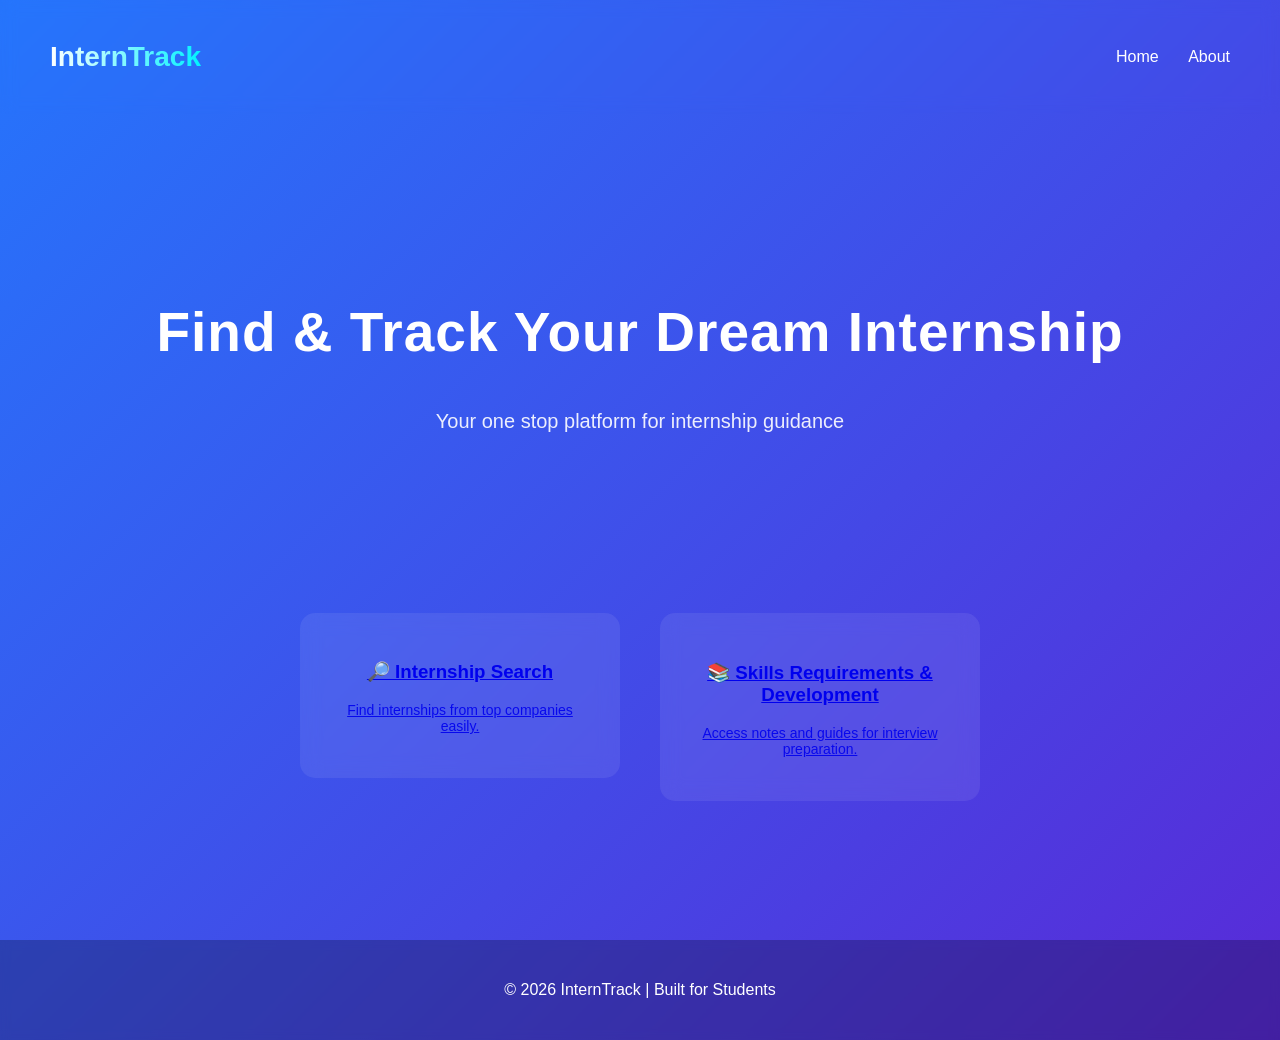
<file: index.html>
<!DOCTYPE html>
<html lang="en">
<head>
<meta charset="UTF-8">
<meta name="viewport" content="width=device-width, initial-scale=1.0">
<title>InternTrack</title>
<link rel="stylesheet" href="newelect.css">
</head>

<body>

<nav>
<h2>InternTrack</h2>
<div>
<a href="index.html">Home</a>
<a href="about.html">About</a>
<!-- <a href="login.html">Login</a>
<a href="register.html">Register</a> -->
</div>
</nav>

<section class="hero">
<h1>Find & Track Your Dream Internship</h1>
<p>Your one stop platform for internship guidance</p>

<!-- <button class="btn1">Get Started With Intern Track</button> -->
<!-- <button class="btn2">Explore Internships</button> -->
</section>

<section class="features">

<!-- Internship Search card linked to internship-search.html -->
<a href="internship-search.html" class="card-link">
  <div class="card">
    <h3>🔎 Internship Search</h3>
    <p>Find internships from top companies easily.</p>
  </div>
</a>


<!-- <div class="card">
<h3>📊 Application Tracker</h3>
<p>Track all your internship applications in one place.</p>
</div> -->

<a href="skills.html" class="card-link">
  <div class="card">
    <h3>📚 Skills Requirements & Development</h3>
    <p>Access notes and guides for interview preparation.</p>
    <!-- <span class="card-arrow">Explore Skills →</span> -->
  </div>
</a>

</section>

<footer>
<p>© 2026 InternTrack | Built for Students</p>
</footer>
<script src="web.js"></script>

</body>
</html>
</file>
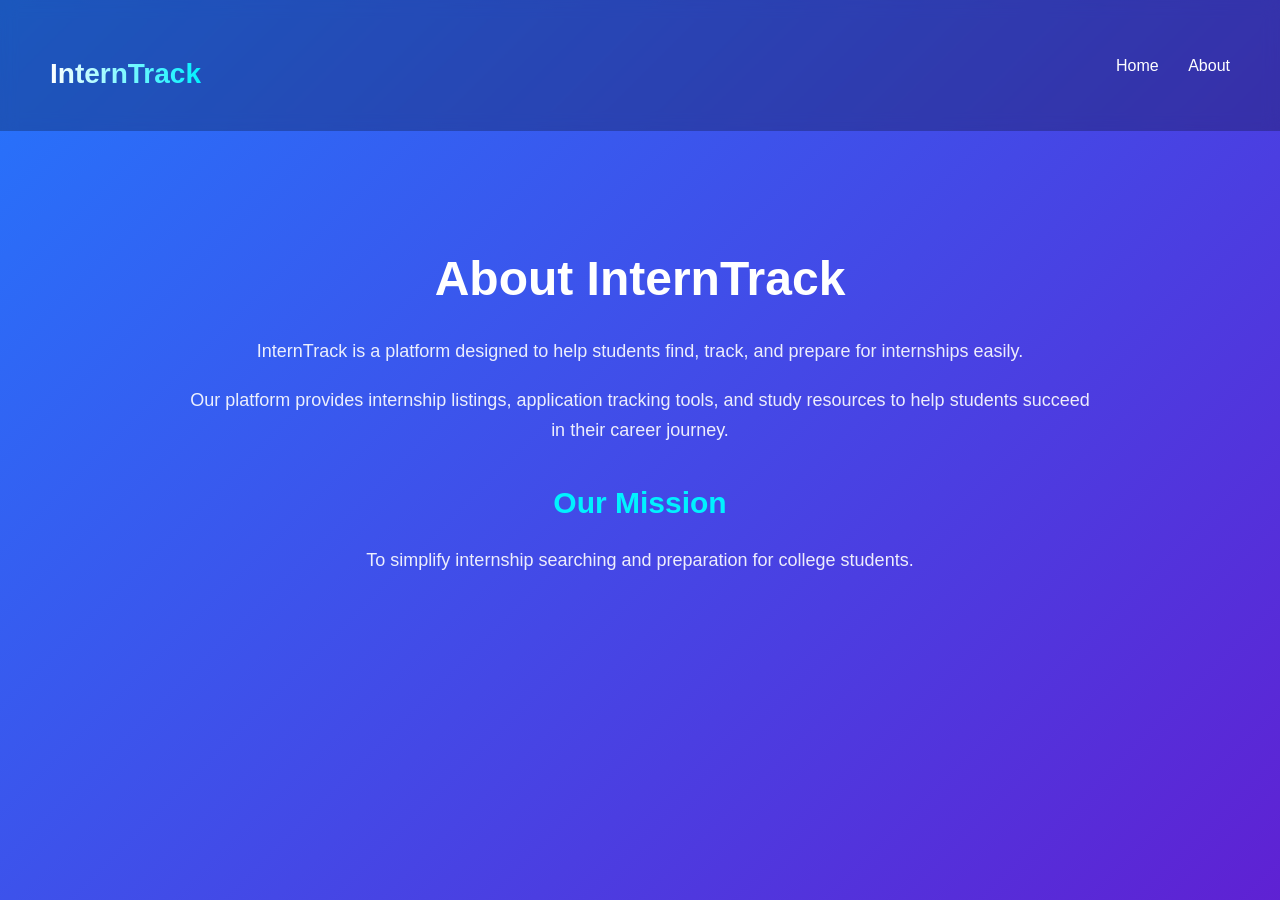
<file: about.html>
<!DOCTYPE html>
<html>
<head>
<title>About - InternTrack</title>
<link rel="stylesheet" href="about.css">
</head>

<body>

<nav>
<h2>InternTrack</h2>
<div>
<a href="index.html">Home</a>
<a href="about.html">About</a>
 
</div> 
</nav>

<section style="padding:80px;text-align:center;">

<h1>About InternTrack</h1>

<p>
InternTrack is a platform designed to help students
find, track, and prepare for internships easily.
</p>

<p>
Our platform provides internship listings, 
application tracking tools, and study resources
to help students succeed in their career journey.
</p>

<h2>Our Mission</h2>

<p>
To simplify internship searching and preparation
for college students.
</p>

</section>

<script src="web.js"></script>

</body>
</html>
</file>
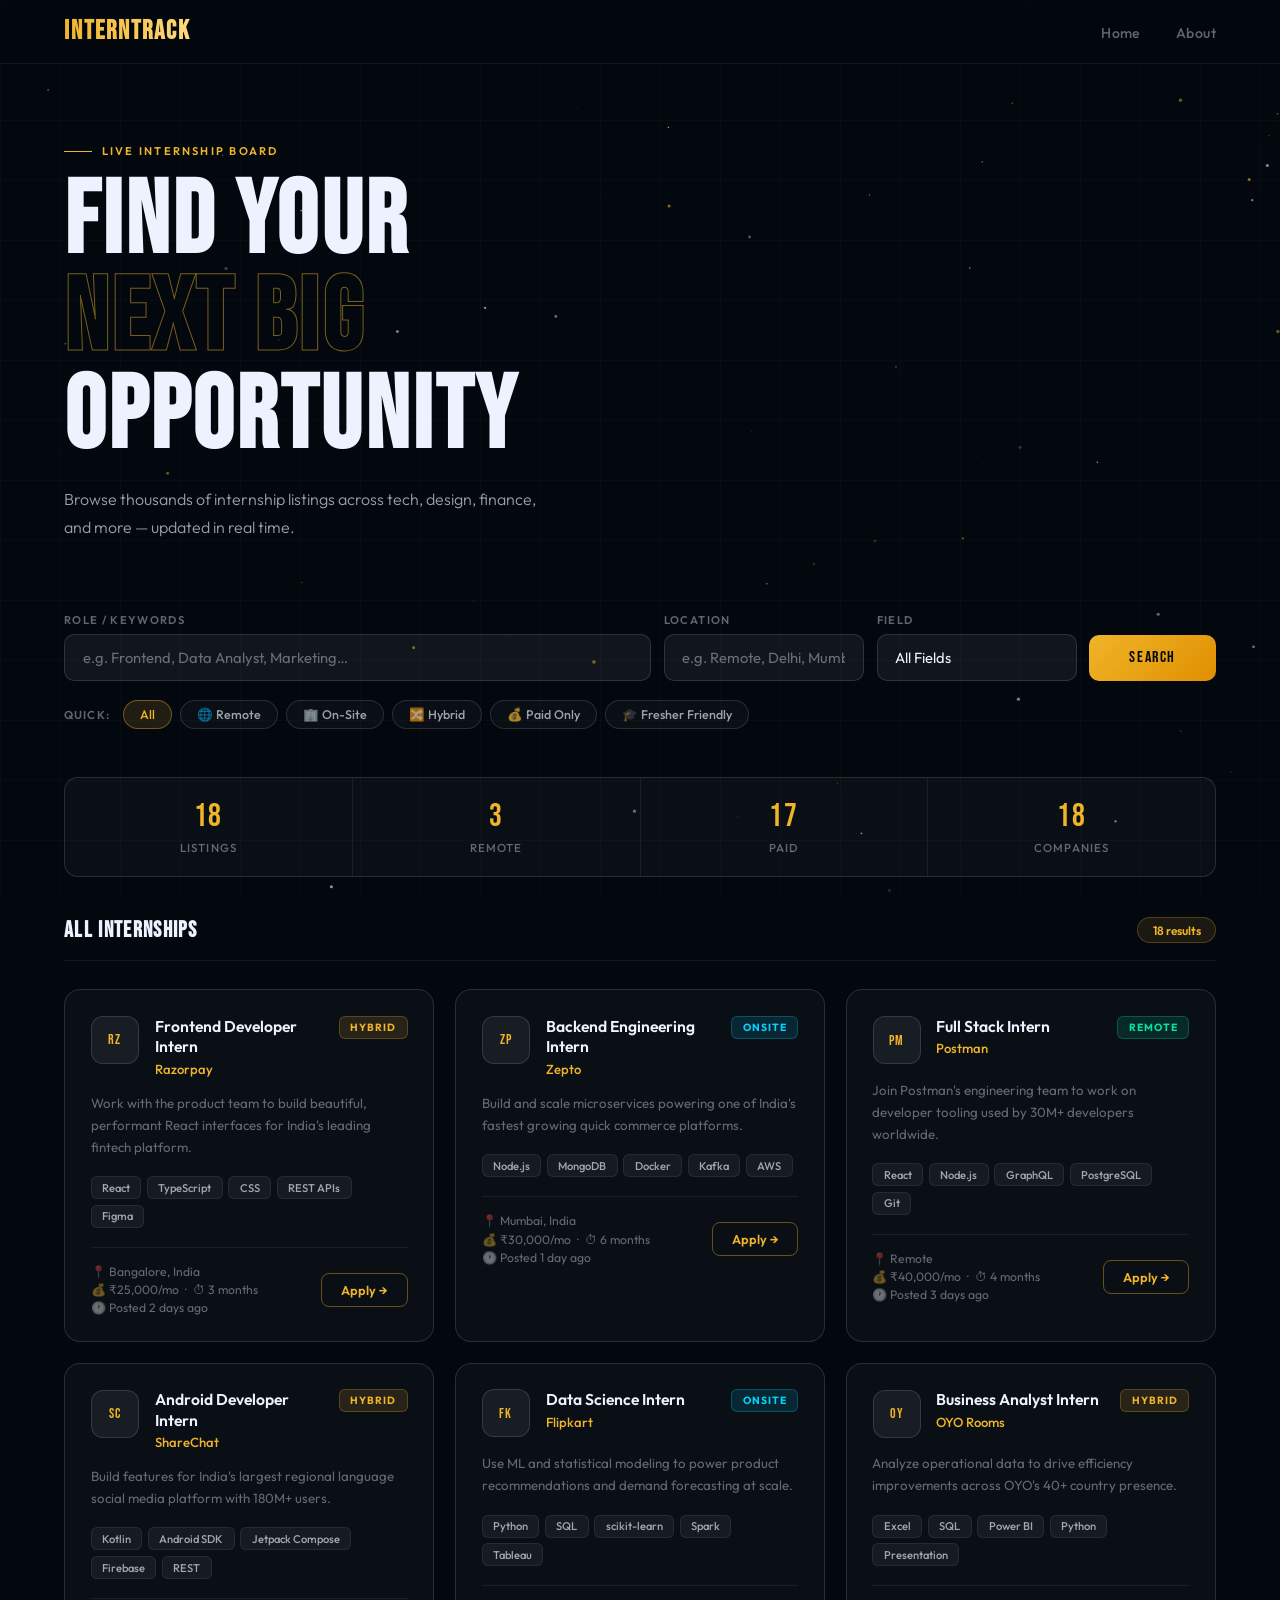
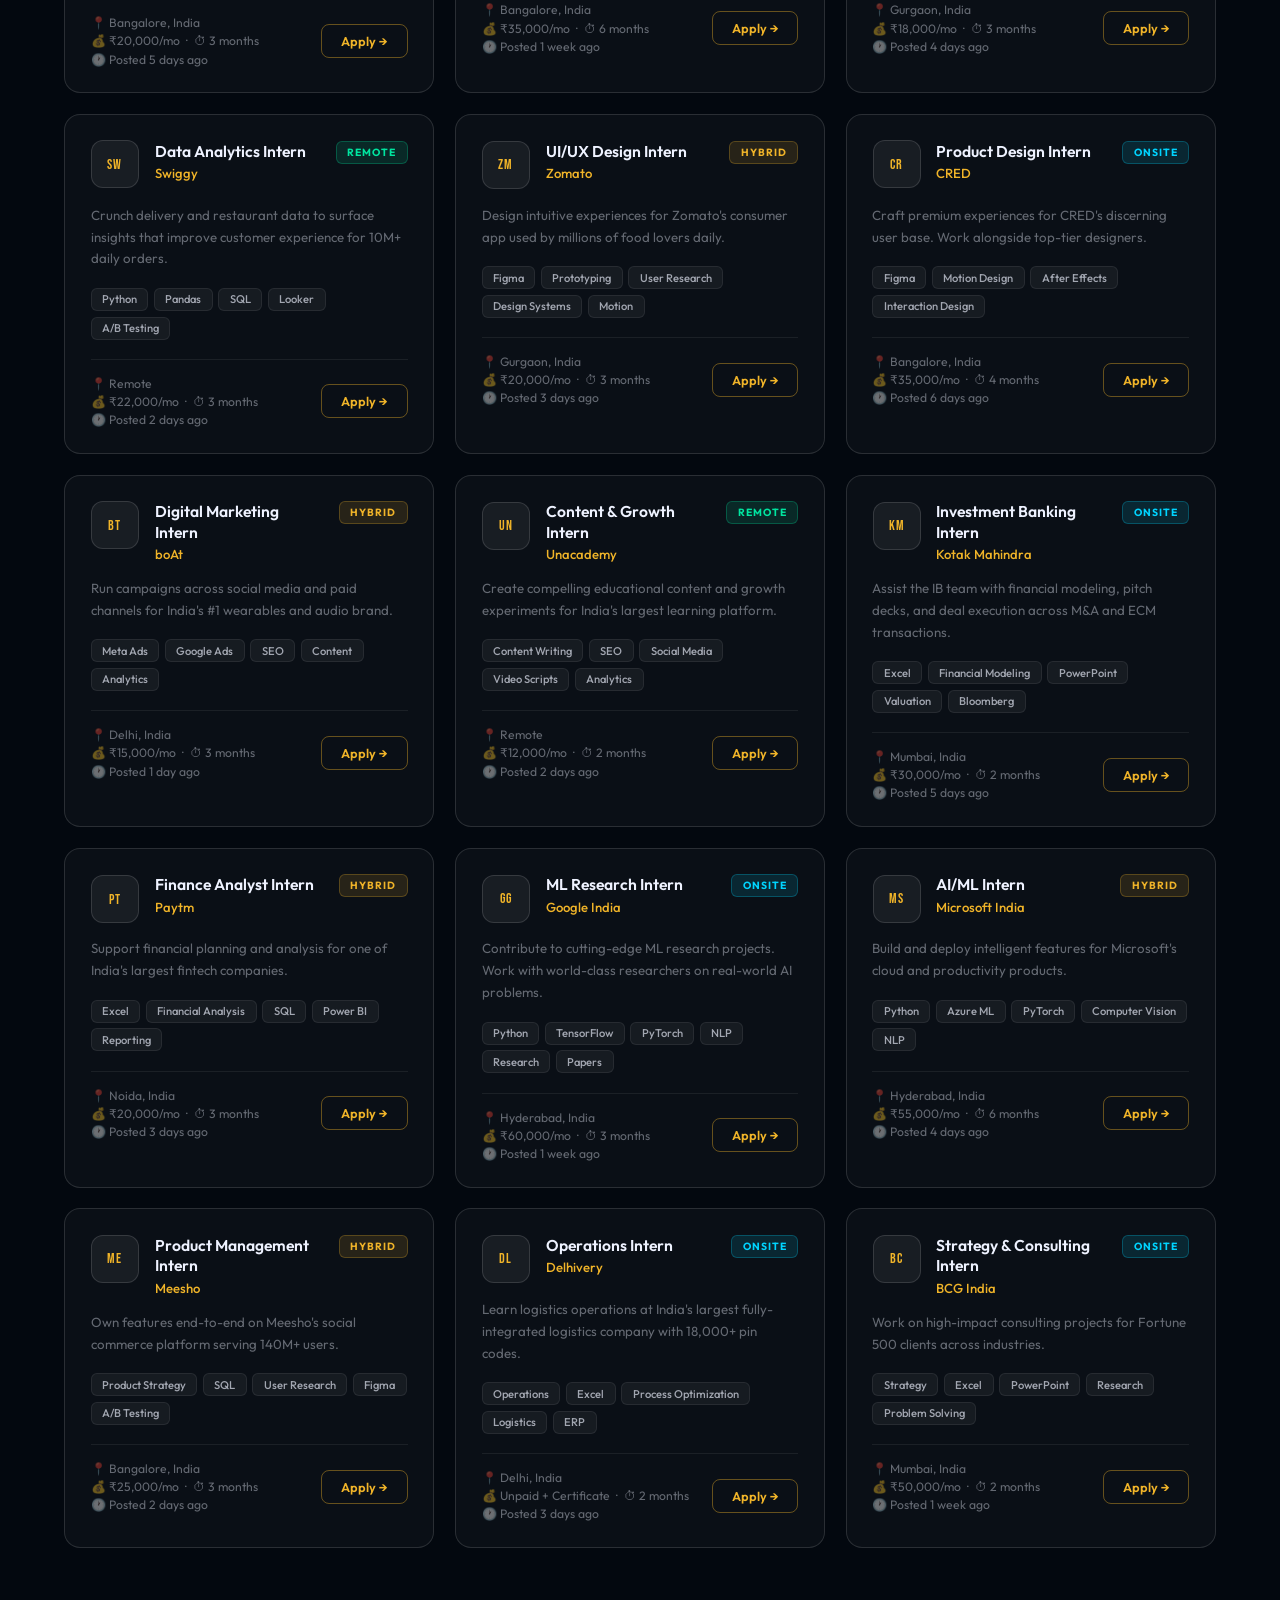
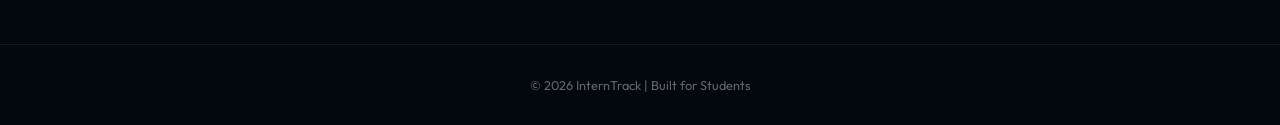
<file: internship-search.html>
<!DOCTYPE html>
<html lang="en">
<head>
<meta charset="UTF-8">
<meta name="viewport" content="width=device-width, initial-scale=1.0">
<title>Internship Search | InternTrack</title>
<link href="https://fonts.googleapis.com/css2?family=Bebas+Neue&family=Outfit:wght@300;400;500;600;700&display=swap" rel="stylesheet">
<style>
  :root {
    --bg: #03080f;
    --surface: rgba(255,255,255,0.03);
    --surface2: rgba(255,255,255,0.06);
    --border: rgba(255,255,255,0.07);
    --border2: rgba(255,255,255,0.13);
    --gold: #f0b429;
    --gold2: #ffd97d;
    --cyan: #00d4ff;
    --green: #00e5a0;
    --red: #ff5c5c;
    --text: #eef2ff;
    --muted: rgba(238,242,255,0.4);
    --muted2: rgba(238,242,255,0.65);
  }

  * { margin: 0; padding: 0; box-sizing: border-box; }

  body {
    background: var(--bg);
    color: var(--text);
    font-family: 'Outfit', sans-serif;
    min-height: 100vh;
    overflow-x: hidden;
  }

  /* ── Particle canvas background ── */
  #bgCanvas {
    position: fixed;
    inset: 0;
    z-index: 0;
    pointer-events: none;
  }

  /* ── Grid overlay ── */
  .grid-overlay {
    position: fixed;
    inset: 0;
    z-index: 0;
    pointer-events: none;
    background-image:
      linear-gradient(rgba(240,180,41,0.03) 1px, transparent 1px),
      linear-gradient(90deg, rgba(240,180,41,0.03) 1px, transparent 1px);
    background-size: 60px 60px;
  }

  /* ── Nav ── */
  nav {
    position: sticky;
    top: 0;
    z-index: 100;
    display: flex;
    justify-content: space-between;
    align-items: center;
    padding: 1rem 4rem;
    background: rgba(3,8,15,0.85);
    backdrop-filter: blur(24px);
    border-bottom: 1px solid var(--border);
  }

  nav h2 {
    font-family: 'Bebas Neue', sans-serif;
    font-size: 1.6rem;
    letter-spacing: 0.08em;
    background: linear-gradient(90deg, var(--gold), var(--gold2));
    -webkit-background-clip: text;
    background-clip: text;
    -webkit-text-fill-color: transparent;
  }

  nav div a {
    color: var(--muted);
    text-decoration: none;
    margin-left: 2rem;
    font-size: 0.88rem;
    font-weight: 500;
    letter-spacing: 0.03em;
    transition: color 0.2s;
  }
  nav div a:hover { color: var(--text); }

  /* ── Hero ── */
  .hero {
    position: relative;
    z-index: 1;
    padding: 5rem 4rem 2.5rem;
    max-width: 900px;
  }

  .hero-label {
    font-size: 0.7rem;
    font-weight: 600;
    letter-spacing: 0.2em;
    text-transform: uppercase;
    color: var(--gold);
    margin-bottom: 1rem;
    display: flex;
    align-items: center;
    gap: 0.6rem;
  }
  .hero-label::before {
    content: '';
    display: inline-block;
    width: 28px; height: 1px;
    background: var(--gold);
  }

  .hero h1 {
    font-family: 'Bebas Neue', sans-serif;
    font-size: clamp(3.5rem, 8vw, 6.5rem);
    line-height: 0.95;
    letter-spacing: 0.03em;
    margin-bottom: 1.2rem;
  }

  .hero h1 .outline {
    -webkit-text-stroke: 1px rgba(240,180,41,0.5);
    -webkit-text-fill-color: transparent;
  }

  .hero p {
    color: var(--muted2);
    font-size: 1rem;
    max-width: 480px;
    line-height: 1.75;
    font-weight: 300;
  }

  /* ── Search panel ── */
  .search-panel {
    position: relative;
    z-index: 1;
    padding: 2rem 4rem 3rem;
  }

  .search-row {
    display: flex;
    gap: 0.8rem;
    margin-bottom: 1.2rem;
    flex-wrap: wrap;
  }

  .search-field {
    flex: 1;
    min-width: 200px;
    position: relative;
  }

  .search-field label {
    display: block;
    font-size: 0.7rem;
    font-weight: 600;
    letter-spacing: 0.12em;
    text-transform: uppercase;
    color: var(--muted);
    margin-bottom: 0.45rem;
  }

  .search-field input,
  .search-field select {
    width: 100%;
    background: var(--surface2);
    border: 1px solid var(--border2);
    border-radius: 10px;
    color: var(--text);
    font-family: 'Outfit', sans-serif;
    font-size: 0.92rem;
    padding: 0.8rem 1.1rem;
    outline: none;
    transition: border-color 0.25s, box-shadow 0.25s;
    appearance: none;
  }

  .search-field input::placeholder { color: var(--muted); }
  .search-field select option { background: #0d1620; }

  .search-field input:focus,
  .search-field select:focus {
    border-color: rgba(240,180,41,0.5);
    box-shadow: 0 0 0 3px rgba(240,180,41,0.08);
  }

  .btn-search {
    align-self: flex-end;
    background: linear-gradient(135deg, var(--gold), #e09000);
    border: none;
    color: #03080f;
    font-family: 'Bebas Neue', sans-serif;
    font-size: 1rem;
    letter-spacing: 0.1em;
    padding: 0.85rem 2.5rem;
    border-radius: 10px;
    cursor: pointer;
    transition: opacity 0.2s, transform 0.15s;
    white-space: nowrap;
    flex-shrink: 0;
  }
  .btn-search:hover { opacity: 0.88; transform: translateY(-1px); }
  .btn-search:active { transform: scale(0.97); }

  /* ── Filter chips ── */
  .filter-row {
    display: flex;
    flex-wrap: wrap;
    gap: 0.5rem;
    align-items: center;
  }

  .filter-label {
    font-size: 0.72rem;
    font-weight: 600;
    letter-spacing: 0.1em;
    text-transform: uppercase;
    color: var(--muted);
    margin-right: 0.3rem;
  }

  .fchip {
    background: var(--surface);
    border: 1px solid var(--border2);
    color: var(--muted2);
    font-size: 0.78rem;
    font-weight: 500;
    padding: 0.38rem 1rem;
    border-radius: 100px;
    cursor: pointer;
    transition: all 0.2s;
  }
  .fchip:hover, .fchip.active {
    background: rgba(240,180,41,0.12);
    border-color: rgba(240,180,41,0.4);
    color: var(--gold);
  }

  /* ── Results ── */
  .results-wrap {
    position: relative;
    z-index: 1;
    padding: 0 4rem 6rem;
  }

  .results-bar {
    display: flex;
    justify-content: space-between;
    align-items: center;
    margin-bottom: 1.8rem;
    padding-bottom: 1rem;
    border-bottom: 1px solid var(--border);
  }

  .results-bar h2 {
    font-family: 'Bebas Neue', sans-serif;
    font-size: 1.4rem;
    letter-spacing: 0.06em;
    color: var(--text);
  }

  .results-bar .pill {
    font-size: 0.75rem;
    font-weight: 600;
    padding: 0.3rem 0.9rem;
    border-radius: 100px;
    background: rgba(240,180,41,0.1);
    border: 1px solid rgba(240,180,41,0.25);
    color: var(--gold);
  }

  /* ── Cards ── */
  .cards-grid {
    display: grid;
    grid-template-columns: repeat(auto-fill, minmax(340px, 1fr));
    gap: 1.3rem;
  }

  .job-card {
    background: var(--surface);
    border: 1px solid var(--border2);
    border-radius: 16px;
    padding: 1.6rem;
    transition: transform 0.3s, border-color 0.3s, box-shadow 0.3s;
    animation: slideUp 0.45s ease both;
    position: relative;
    overflow: hidden;
  }

  .job-card::after {
    content: '';
    position: absolute;
    inset: 0;
    background: linear-gradient(135deg, rgba(240,180,41,0.04), transparent 60%);
    pointer-events: none;
    opacity: 0;
    transition: opacity 0.3s;
  }

  .job-card:hover {
    transform: translateY(-5px);
    border-color: rgba(240,180,41,0.25);
    box-shadow: 0 20px 50px rgba(0,0,0,0.5), 0 0 0 1px rgba(240,180,41,0.1);
  }
  .job-card:hover::after { opacity: 1; }

  @keyframes slideUp {
    from { opacity: 0; transform: translateY(20px); }
    to   { opacity: 1; transform: translateY(0); }
  }

  .card-head {
    display: flex;
    align-items: flex-start;
    gap: 1rem;
    margin-bottom: 1rem;
  }

  .company-logo {
    width: 48px; height: 48px;
    border-radius: 12px;
    background: var(--surface2);
    border: 1px solid var(--border2);
    display: flex; align-items: center; justify-content: center;
    font-size: 1.4rem;
    flex-shrink: 0;
    font-family: 'Bebas Neue', sans-serif;
    color: var(--gold);
    letter-spacing: 0.05em;
    font-size: 0.9rem;
  }

  .card-title-wrap { flex: 1; }

  .job-title {
    font-weight: 600;
    font-size: 0.98rem;
    line-height: 1.3;
    margin-bottom: 0.25rem;
    color: var(--text);
  }

  .company-name {
    font-size: 0.82rem;
    color: var(--gold);
    font-weight: 500;
  }

  .badge-remote {
    font-size: 0.65rem;
    font-weight: 700;
    letter-spacing: 0.1em;
    text-transform: uppercase;
    padding: 0.25rem 0.65rem;
    border-radius: 6px;
    flex-shrink: 0;
  }
  .badge-remote.remote   { background: rgba(0,229,160,0.12); color: var(--green); border: 1px solid rgba(0,229,160,0.25); }
  .badge-remote.onsite   { background: rgba(0,212,255,0.12); color: var(--cyan);  border: 1px solid rgba(0,212,255,0.25); }
  .badge-remote.hybrid   { background: rgba(240,180,41,0.12); color: var(--gold); border: 1px solid rgba(240,180,41,0.25); }

  .card-desc {
    font-size: 0.83rem;
    color: var(--muted);
    line-height: 1.65;
    margin-bottom: 1.1rem;
    display: -webkit-box;
    -webkit-line-clamp: 3;
    line-clamp:3;
    -webkit-box-orient: vertical;
    overflow: hidden;
  }

  .card-tags {
    display: flex;
    flex-wrap: wrap;
    gap: 0.35rem;
    margin-bottom: 1.2rem;
  }

  .ctag {
    font-size: 0.7rem;
    font-weight: 500;
    padding: 0.22rem 0.65rem;
    border-radius: 6px;
    background: rgba(255,255,255,0.05);
    border: 1px solid var(--border);
    color: var(--muted2);
  }

  .card-footer {
    display: flex;
    justify-content: space-between;
    align-items: center;
    padding-top: 1rem;
    border-top: 1px solid var(--border);
  }

  .card-meta-row {
    display: flex;
    flex-direction: column;
    gap: 0.2rem;
  }

  .meta-item {
    font-size: 0.76rem;
    color: var(--muted);
    display: flex;
    align-items: center;
    gap: 0.35rem;
  }

  .apply-btn {
    background: transparent;
    border: 1px solid rgba(240,180,41,0.4);
    color: var(--gold);
    font-family: 'Outfit', sans-serif;
    font-size: 0.8rem;
    font-weight: 600;
    padding: 0.5rem 1.2rem;
    border-radius: 8px;
    cursor: pointer;
    transition: all 0.2s;
    text-decoration: none;
  }
  .apply-btn:hover {
    background: var(--gold);
    color: #03080f;
  }

  /* ── Loading ── */
  .loading {
    display: flex;
    flex-direction: column;
    align-items: center;
    justify-content: center;
    padding: 6rem 2rem;
    gap: 1.5rem;
    color: var(--muted);
    font-size: 0.88rem;
    letter-spacing: 0.05em;
  }

  .loader-ring {
    width: 48px; height: 48px;
    border: 2px solid var(--border2);
    border-top-color: var(--gold);
    border-radius: 50%;
    animation: spin 0.9s linear infinite;
  }
  @keyframes spin { to { transform: rotate(360deg); } }

  /* ── Empty ── */
  .empty {
    text-align: center;
    padding: 6rem 2rem;
  }
  .empty .big { font-size: 3.5rem; margin-bottom: 1rem; }
  .empty h3 {
    font-family: 'Bebas Neue', sans-serif;
    font-size: 1.8rem;
    letter-spacing: 0.06em;
    color: var(--muted2);
    margin-bottom: 0.5rem;
  }
  .empty p { font-size: 0.88rem; color: var(--muted); }

  /* ── Stats bar ── */
  .stats-bar {
    position: relative;
    z-index: 1;
    display: flex;
    gap: 0;
    margin: 0 4rem 2.5rem;
    border: 1px solid var(--border2);
    border-radius: 14px;
    overflow: hidden;
    background: var(--surface);
  }

  .stat-item {
    flex: 1;
    padding: 1.2rem 1.5rem;
    text-align: center;
    border-right: 1px solid var(--border);
  }
  .stat-item:last-child { border-right: none; }

  .stat-num {
    font-family: 'Bebas Neue', sans-serif;
    font-size: 2rem;
    letter-spacing: 0.05em;
    color: var(--gold);
    display: block;
  }

  .stat-label {
    font-size: 0.72rem;
    font-weight: 500;
    letter-spacing: 0.1em;
    text-transform: uppercase;
    color: var(--muted);
  }

  footer {
    position: relative;
    z-index: 1;
    text-align: center;
    padding: 2rem;
    border-top: 1px solid var(--border);
    color: var(--muted);
    font-size: 0.8rem;
  }

  @media (max-width: 768px) {
    nav, .hero, .search-panel, .results-wrap, .stats-bar { padding-left: 1.5rem; padding-right: 1.5rem; }
    .stats-bar { margin-left: 1.5rem; margin-right: 1.5rem; }
    .hero h1 { font-size: 3.5rem; }
    .cards-grid { grid-template-columns: 1fr; }
    .stat-num { font-size: 1.5rem; }
  }
</style>
</head>
<body>

<canvas id="bgCanvas"></canvas>
<div class="grid-overlay"></div>

<nav>
  <h2>InternTrack</h2>
  <div>
    <a href="index.html">Home</a>
    <a href="about.html">About</a>
    <!-- <a href="login.html">Login</a>
    <a href="register.html">Register</a> -->
  </div>
</nav>

<section class="hero">
  <div class="hero-label">Live Internship Board</div>
  <h1>FIND YOUR<br><span class="outline">NEXT BIG</span><br>OPPORTUNITY</h1>
  <p>Browse thousands of internship listings across tech, design, finance, and more — updated in real time.</p>
</section>

<div class="search-panel">
  <div class="search-row">
    <div class="search-field">
      <label>Role / Keywords</label>
      <input type="text" id="keywordInput" placeholder="e.g. Frontend, Data Analyst, Marketing…" />
    </div>
    <div class="search-field" style="max-width:200px">
      <label>Location</label>
      <input type="text" id="locationInput" placeholder="e.g. Remote, Delhi, Mumbai…" />
    </div>
    <div class="search-field" style="max-width:180px">
      <label>Field</label>
      <select id="fieldSelect">
        <option value="">All Fields</option>
        <option value="software">Software Dev</option>
        <option value="data">Data Science</option>
        <option value="design">UI/UX Design</option>
        <option value="marketing">Marketing</option>
        <option value="finance">Finance</option>
        <option value="ml">Machine Learning</option>
        <option value="management">Management</option>
      </select>
    </div>
    <button class="btn-search" onclick="searchInternships()">SEARCH</button>
  </div>
  <div class="filter-row">
    <span class="filter-label">Quick:</span>
    <div class="fchip active" onclick="quickFilter(this,'all')">All</div>
    <div class="fchip" onclick="quickFilter(this,'remote')">🌐 Remote</div>
    <div class="fchip" onclick="quickFilter(this,'onsite')">🏢 On-Site</div>
    <div class="fchip" onclick="quickFilter(this,'hybrid')">🔀 Hybrid</div>
    <div class="fchip" onclick="quickFilter(this,'stipend')">💰 Paid Only</div>
    <div class="fchip" onclick="quickFilter(this,'fresher')">🎓 Fresher Friendly</div>
  </div>
</div>

<div class="stats-bar" id="statsBar">
  <div class="stat-item"><span class="stat-num" id="statTotal">—</span><span class="stat-label">Listings</span></div>
  <div class="stat-item"><span class="stat-num" id="statRemote">—</span><span class="stat-label">Remote</span></div>
  <div class="stat-item"><span class="stat-num" id="statPaid">—</span><span class="stat-label">Paid</span></div>
  <div class="stat-item"><span class="stat-num" id="statCompanies">—</span><span class="stat-label">Companies</span></div>
</div>

<div class="results-wrap">
  <div class="results-bar" id="resultsBar" style="display:none">
    <h2 id="resultsTitle">All Internships</h2>
    <span class="pill" id="resultsCount">0 results</span>
  </div>
  <div id="cardsContainer">
    <div class="loading">
      <div class="loader-ring"></div>
      <span>FETCHING OPPORTUNITIES…</span>
    </div>
  </div>
</div>

<footer>
  <p>© 2026 InternTrack | Built for Students</p>
</footer>

<script src ='internship.js'>

</script>
</body>
</html>
</file>
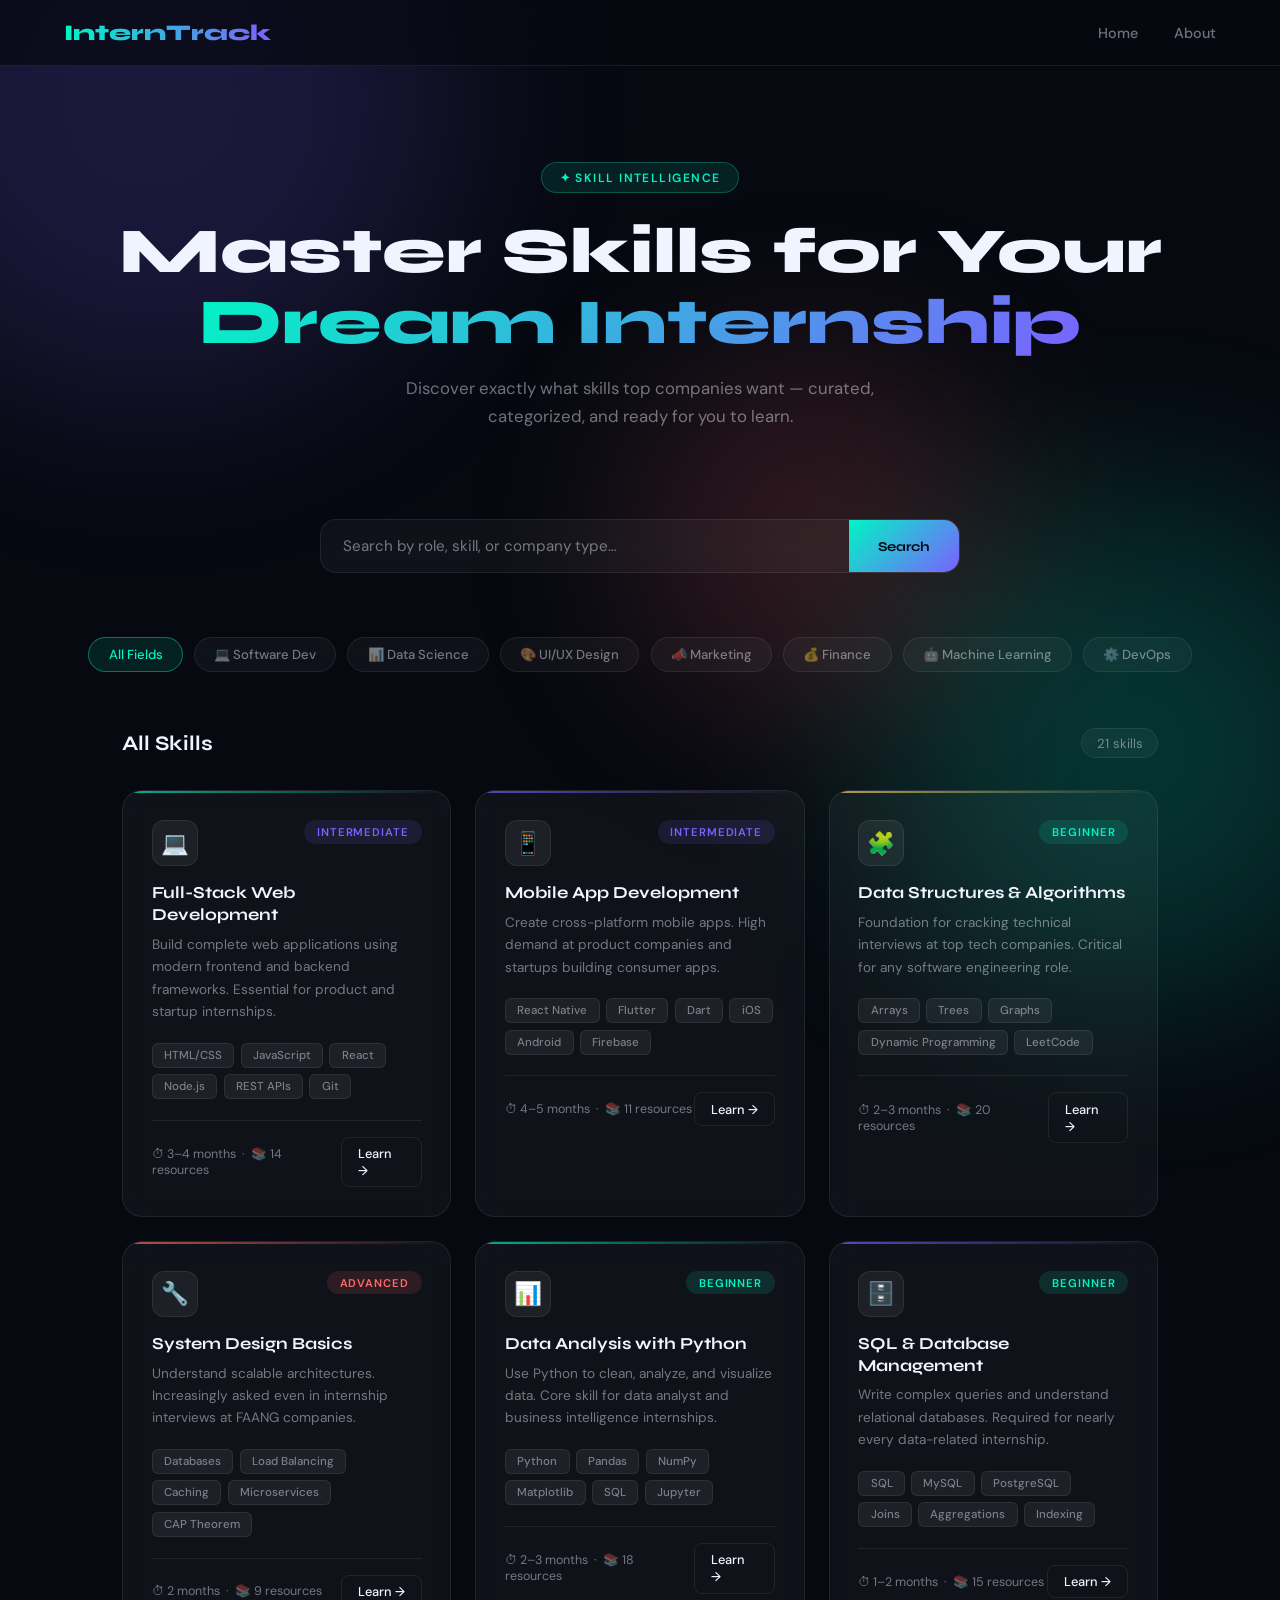
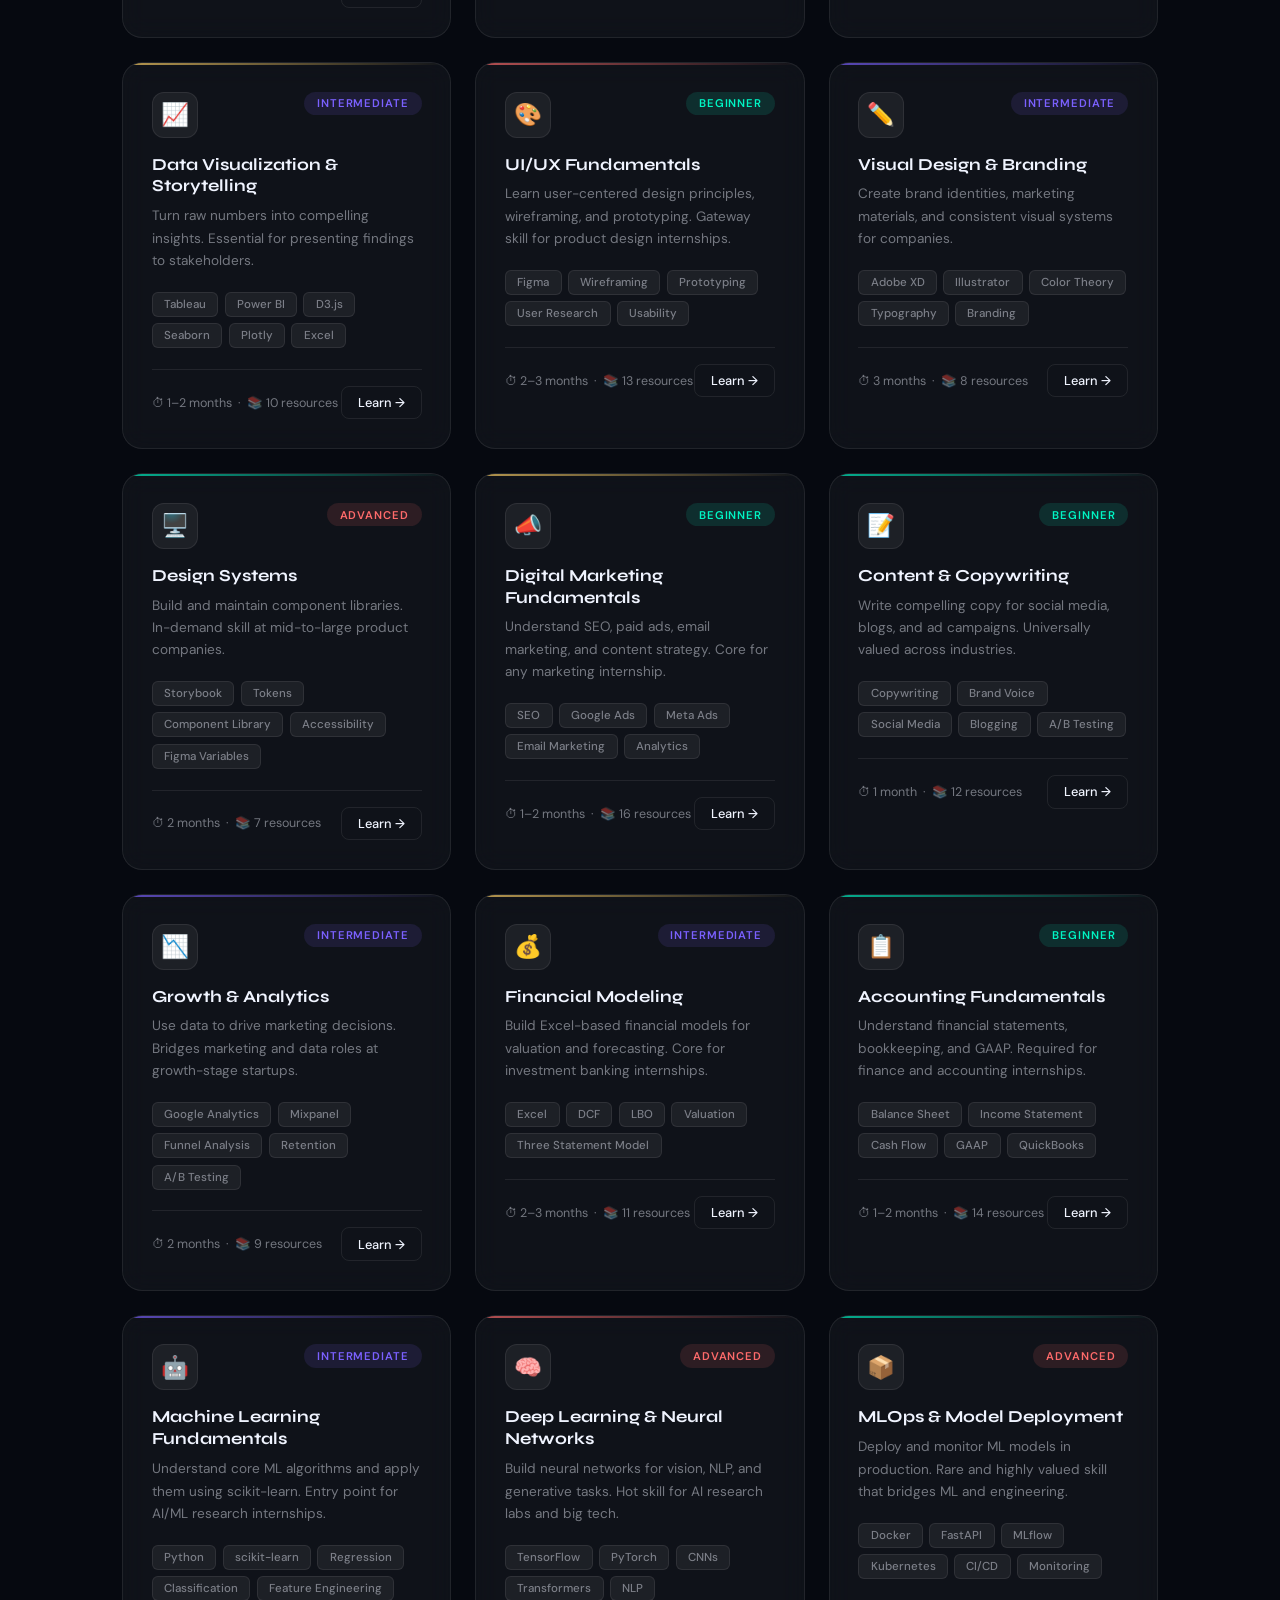
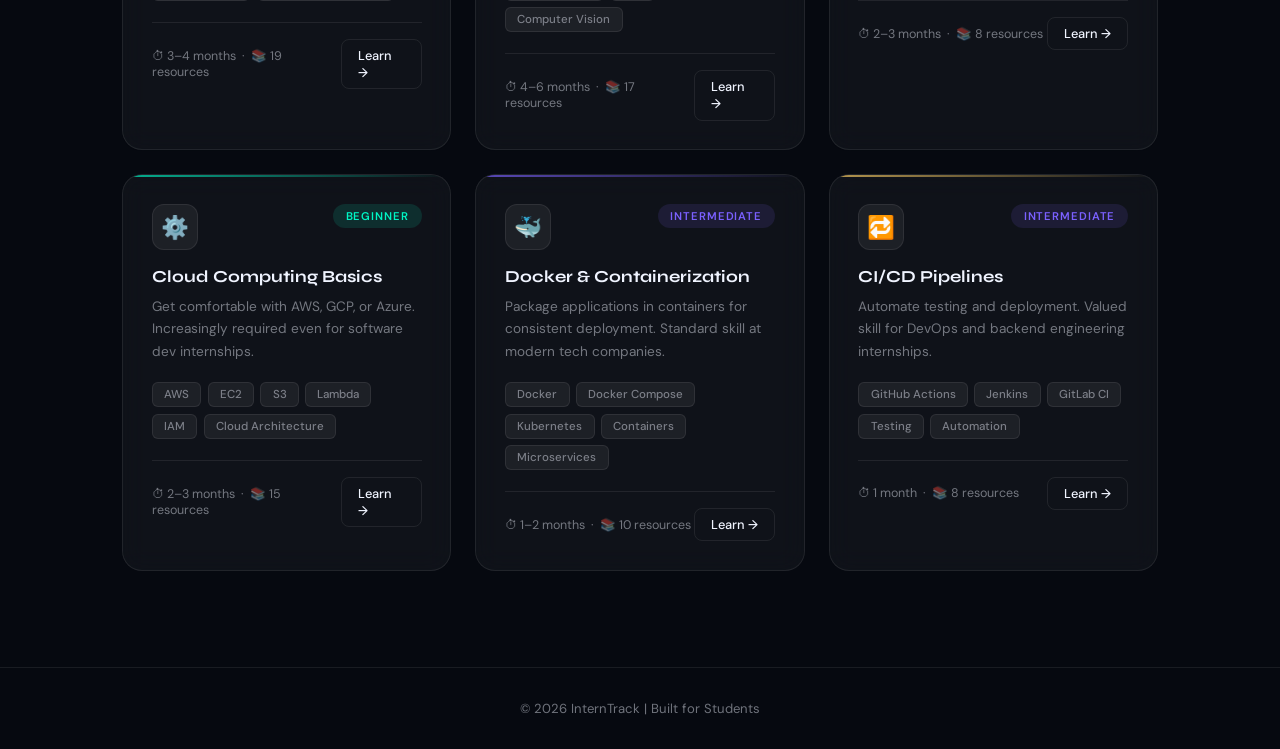
<file: skills.html>
<!DOCTYPE html>
<html lang="en">
<head>
<meta charset="UTF-8">
<meta name="viewport" content="width=device-width, initial-scale=1.0">
<title>Skills & Development | InternTrack</title>
<link href="https://fonts.googleapis.com/css2?family=Syne:wght@400;600;700;800&family=DM+Sans:ital,wght@0,300;0,400;0,500;1,300&display=swap" rel="stylesheet">
<style>
  :root {
    --bg: #060910;
    --surface: rgba(255,255,255,0.04);
    --border: rgba(255,255,255,0.08);
    --accent1: #00f5c4;
    --accent2: #7b61ff;
    --accent3: #ff6b6b;
    --accent4: #ffd166;
    --text: #f0f4ff;
    --muted: rgba(240,244,255,0.45);
  }

  * { margin: 0; padding: 0; box-sizing: border-box; }

  body {
    background: var(--bg);
    color: var(--text);
    font-family: 'DM Sans', sans-serif;
    min-height: 100vh;
    overflow-x: hidden;
  }

  /* ── Animated mesh background ── */
  .bg-canvas {
    position: fixed;
    inset: 0;
    z-index: 0;
    pointer-events: none;
  }

  .orb {
    position: absolute;
    border-radius: 50%;
    filter: blur(100px);
    opacity: 0.18;
    animation: drift 14s ease-in-out infinite alternate;
  }
  .orb1 { width: 600px; height: 600px; background: var(--accent2); top: -200px; left: -150px; animation-duration: 16s; }
  .orb2 { width: 500px; height: 500px; background: var(--accent1); bottom: -100px; right: -100px; animation-duration: 12s; animation-delay: -4s; }
  .orb3 { width: 350px; height: 350px; background: var(--accent3); top: 40%; left: 50%; animation-duration: 18s; animation-delay: -8s; }

  @keyframes drift {
    from { transform: translate(0, 0) scale(1); }
    to   { transform: translate(60px, 40px) scale(1.1); }
  }

  /* ── Nav ── */
  nav {
    position: sticky;
    top: 0;
    z-index: 100;
    display: flex;
    justify-content: space-between;
    align-items: center;
    padding: 1.2rem 4rem;
    background: rgba(6,9,16,0.7);
    backdrop-filter: blur(20px);
    border-bottom: 1px solid var(--border);
  }

  nav h2 {
    font-family: 'Syne', sans-serif;
    font-weight: 800;
    font-size: 1.4rem;
    background: linear-gradient(90deg, var(--accent1), var(--accent2));
    -webkit-background-clip: text;
    background-clip: text;
    -webkit-text-fill-color: transparent;
  }

  nav div a {
    color: var(--muted);
    text-decoration: none;
    margin-left: 2rem;
    font-size: 0.9rem;
    font-weight: 500;
    transition: color 0.2s;
  }
  nav div a:hover { color: var(--text); }

  /* ── Hero ── */
  .hero {
    position: relative;
    z-index: 1;
    text-align: center;
    padding: 6rem 2rem 3rem;
  }

  .hero-badge {
    display: inline-block;
    background: rgba(0,245,196,0.1);
    border: 1px solid rgba(0,245,196,0.25);
    color: var(--accent1);
    font-size: 0.75rem;
    font-weight: 600;
    letter-spacing: 0.12em;
    text-transform: uppercase;
    padding: 0.4rem 1.1rem;
    border-radius: 100px;
    margin-bottom: 1.5rem;
  }

  .hero h1 {
    font-family: 'Syne', sans-serif;
    font-size: clamp(2.2rem, 5vw, 4rem);
    font-weight: 800;
    line-height: 1.1;
    margin-bottom: 1rem;
  }

  .hero h1 span {
    background: linear-gradient(135deg, var(--accent1) 0%, var(--accent2) 100%);
    -webkit-background-clip: text;
    background-clip: text;
    -webkit-text-fill-color: transparent;
  }

  .hero p {
    color: var(--muted);
    font-size: 1.05rem;
    max-width: 520px;
    margin: 0 auto 2.5rem;
    line-height: 1.7;
  }

  /* ── Search bar ── */
  .search-wrap {
    position: relative;
    z-index: 1;
    display: flex;
    justify-content: center;
    padding: 0 1rem 4rem;
  }

  .search-box {
    display: flex;
    width: 100%;
    max-width: 640px;
    background: var(--surface);
    border: 1px solid var(--border);
    border-radius: 16px;
    overflow: hidden;
    backdrop-filter: blur(10px);
    transition: border-color 0.3s;
  }
  .search-box:focus-within {
    border-color: rgba(0,245,196,0.4);
    box-shadow: 0 0 0 3px rgba(0,245,196,0.08);
  }

  .search-box input {
    flex: 1;
    background: transparent;
    border: none;
    outline: none;
    color: var(--text);
    font-family: 'DM Sans', sans-serif;
    font-size: 0.95rem;
    padding: 1rem 1.4rem;
  }
  .search-box input::placeholder { color: var(--muted); }

  .search-box button {
    background: linear-gradient(135deg, var(--accent1), var(--accent2));
    border: none;
    color: #060910;
    font-family: 'Syne', sans-serif;
    font-weight: 700;
    font-size: 0.85rem;
    padding: 0 1.8rem;
    cursor: pointer;
    transition: opacity 0.2s;
  }
  .search-box button:hover { opacity: 0.85; }

  /* ── Category chips ── */
  .categories {
    position: relative;
    z-index: 1;
    display: flex;
    flex-wrap: wrap;
    justify-content: center;
    gap: 0.7rem;
    padding: 0 2rem 3.5rem;
  }

  .chip {
    background: var(--surface);
    border: 1px solid var(--border);
    color: var(--muted);
    font-size: 0.82rem;
    font-weight: 500;
    padding: 0.5rem 1.2rem;
    border-radius: 100px;
    cursor: pointer;
    transition: all 0.2s;
    backdrop-filter: blur(8px);
  }
  .chip:hover, .chip.active {
    background: rgba(0,245,196,0.1);
    border-color: rgba(0,245,196,0.4);
    color: var(--accent1);
  }

  /* ── Results area ── */
  .results-wrap {
    position: relative;
    z-index: 1;
    max-width: 1100px;
    margin: 0 auto;
    padding: 0 2rem 6rem;
  }

  .results-header {
    display: flex;
    justify-content: space-between;
    align-items: center;
    margin-bottom: 2rem;
  }

  .results-header h2 {
    font-family: 'Syne', sans-serif;
    font-size: 1.3rem;
    font-weight: 700;
  }

  .results-count {
    font-size: 0.82rem;
    color: var(--muted);
    background: var(--surface);
    border: 1px solid var(--border);
    padding: 0.35rem 0.9rem;
    border-radius: 100px;
  }

  /* ── Skill cards grid ── */
  .skills-grid {
    display: grid;
    grid-template-columns: repeat(auto-fill, minmax(320px, 1fr));
    gap: 1.5rem;
  }

  .skill-card {
    background: var(--surface);
    border: 1px solid var(--border);
    border-radius: 20px;
    padding: 1.8rem;
    backdrop-filter: blur(12px);
    transition: transform 0.3s, border-color 0.3s, box-shadow 0.3s;
    animation: fadeUp 0.5s ease both;
    position: relative;
    overflow: hidden;
  }

  .skill-card::before {
    content: '';
    position: absolute;
    top: 0; left: 0; right: 0;
    height: 2px;
    background: linear-gradient(90deg, var(--card-color, var(--accent1)), transparent);
    opacity: 0.7;
  }

  .skill-card:hover {
    transform: translateY(-6px);
    border-color: rgba(255,255,255,0.14);
    box-shadow: 0 24px 48px rgba(0,0,0,0.4);
  }

  @keyframes fadeUp {
    from { opacity: 0; transform: translateY(24px); }
    to   { opacity: 1; transform: translateY(0); }
  }

  .card-top {
    display: flex;
    justify-content: space-between;
    align-items: flex-start;
    margin-bottom: 1rem;
  }

  .card-icon {
    width: 46px; height: 46px;
    border-radius: 12px;
    display: flex; align-items: center; justify-content: center;
    font-size: 1.4rem;
    background: rgba(255,255,255,0.06);
    border: 1px solid var(--border);
    flex-shrink: 0;
  }

  .card-level {
    font-size: 0.7rem;
    font-weight: 600;
    letter-spacing: 0.08em;
    text-transform: uppercase;
    padding: 0.3rem 0.8rem;
    border-radius: 100px;
  }
  .level-beginner  { background: rgba(0,245,196,0.12); color: var(--accent1); }
  .level-intermediate { background: rgba(123,97,255,0.12); color: var(--accent2); }
  .level-advanced  { background: rgba(255,107,107,0.12); color: var(--accent3); }

  .card-title {
    font-family: 'Syne', sans-serif;
    font-size: 1.05rem;
    font-weight: 700;
    margin-bottom: 0.5rem;
    line-height: 1.3;
  }

  .card-desc {
    font-size: 0.85rem;
    color: var(--muted);
    line-height: 1.65;
    margin-bottom: 1.2rem;
  }

  .skill-tags {
    display: flex;
    flex-wrap: wrap;
    gap: 0.4rem;
    margin-bottom: 1.3rem;
  }

  .tag {
    font-size: 0.72rem;
    font-weight: 500;
    padding: 0.25rem 0.7rem;
    border-radius: 6px;
    background: rgba(255,255,255,0.06);
    border: 1px solid var(--border);
    color: var(--muted);
  }

  .card-footer {
    display: flex;
    align-items: center;
    justify-content: space-between;
    padding-top: 1rem;
    border-top: 1px solid var(--border);
  }

  .card-meta {
    font-size: 0.78rem;
    color: var(--muted);
    display: flex;
    align-items: center;
    gap: 0.4rem;
  }

  .card-cta {
    background: transparent;
    border: 1px solid var(--border);
    color: var(--text);
    font-family: 'DM Sans', sans-serif;
    font-size: 0.8rem;
    font-weight: 500;
    padding: 0.45rem 1rem;
    border-radius: 8px;
    cursor: pointer;
    transition: all 0.2s;
    text-decoration: none;
  }
  .card-cta:hover {
    background: var(--accent1);
    border-color: var(--accent1);
    color: #060910;
  }

  /* ── Loading state ── */
  .loading {
    display: flex;
    flex-direction: column;
    align-items: center;
    justify-content: center;
    padding: 5rem 2rem;
    gap: 1.2rem;
    color: var(--muted);
    font-size: 0.9rem;
  }

  .spinner {
    width: 40px; height: 40px;
    border: 2px solid var(--border);
    border-top-color: var(--accent1);
    border-radius: 50%;
    animation: spin 0.8s linear infinite;
  }
  @keyframes spin { to { transform: rotate(360deg); } }

  /* ── Empty state ── */
  .empty {
    text-align: center;
    padding: 5rem 2rem;
    color: var(--muted);
  }
  .empty .emoji { font-size: 3rem; margin-bottom: 1rem; }
  .empty p { font-size: 0.95rem; }

  /* ── Error toast ── */
  .toast {
    position: fixed;
    bottom: 2rem; right: 2rem;
    background: rgba(255,107,107,0.15);
    border: 1px solid rgba(255,107,107,0.3);
    color: var(--accent3);
    padding: 0.9rem 1.4rem;
    border-radius: 12px;
    font-size: 0.85rem;
    z-index: 999;
    display: none;
    backdrop-filter: blur(10px);
  }

  footer {
    position: relative;
    z-index: 1;
    text-align: center;
    padding: 2rem;
    border-top: 1px solid var(--border);
    color: var(--muted);
    font-size: 0.82rem;
  }

  @media (max-width: 600px) {
    nav { padding: 1rem 1.5rem; }
    .hero { padding: 4rem 1.5rem 2rem; }
    .skills-grid { grid-template-columns: 1fr; }
  }
</style>
</head>
<body>

<div class="bg-canvas">
  <div class="orb orb1"></div>
  <div class="orb orb2"></div>
  <div class="orb orb3"></div>
</div>

<nav>
  <h2>InternTrack</h2>
  <div>
    <a href="index.html">Home</a>
    <a href="about.html">About</a>
    <!-- <a href="login.html">Login</a>
    <a href="register.html">Register</a> -->
  </div>
</nav>

<section class="hero">
  <div class="hero-badge">✦ Skill Intelligence</div>
  <h1>Master Skills for Your<br><span>Dream Internship</span></h1>
  <p>Discover exactly what skills top companies want — curated, categorized, and ready for you to learn.</p>
</section>

<div class="search-wrap">
  <div class="search-box">
    <input type="text" id="searchInput" placeholder="Search by role, skill, or company type…" />
    <button onclick="handleSearch()">Search</button>
  </div>
</div>

<div class="categories">
  <div class="chip active" onclick="selectChip(this, 'all')">All Fields</div>
  <div class="chip" onclick="selectChip(this, 'software')">💻 Software Dev</div>
  <div class="chip" onclick="selectChip(this, 'data')">📊 Data Science</div>
  <div class="chip" onclick="selectChip(this, 'design')">🎨 UI/UX Design</div>
  <div class="chip" onclick="selectChip(this, 'marketing')">📣 Marketing</div>
  <div class="chip" onclick="selectChip(this, 'finance')">💰 Finance</div>
  <div class="chip" onclick="selectChip(this, 'ml')">🤖 Machine Learning</div>
  <div class="chip" onclick="selectChip(this, 'devops')">⚙️ DevOps</div>
</div>

<div class="results-wrap">
  <div class="results-header" id="resultsHeader" style="display:none;">
    <h2 id="resultsTitle">Skills Found</h2>
    <span class="results-count" id="resultsCount">0 skills</span>
  </div>
  <div id="skillsContainer">
    <div class="loading">
      <div class="spinner"></div>
      <span>Loading skill data…</span>
    </div>
  </div>
</div>

<footer>
  <p>© 2026 InternTrack | Built for Students</p>
</footer>

<div class="toast" id="toast"></div>

<script src="skills.js"> 
</script>
</body>
</html>
</file>
<file: newelect.css>
/* ---------- GLOBAL ---------- */

body {
    margin: 0;
    font-family: 'Segoe UI', sans-serif;
    color: white;

    background: linear-gradient(-45deg, #1e3c72, #2a5298, #6a11cb, #2575fc);
    background-size: 400% 400%;

    animation: gradientMove 12s ease infinite;
}

@keyframes gradientMove {
    0% {
        background-position: 0% 50%;
    }

    50% {
        background-position: 100% 50%;
    }

    100% {
        background-position: 0% 50%;
    }
}

/* ---------- NAVBAR ---------- */

nav {
    display: flex;
    justify-content: space-between;
    align-items: center;
    padding: 18px 50px;

    background: rgba(0, 0, 0, 0.25);
    backdrop-filter: blur(8px);

    position: sticky;
    top: 0;
    z-index: 10;
}

/* LOGO */

nav h2 {
    font-size: 28px;
    font-weight: bold;

    background: linear-gradient(90deg, #ffffff, #00f2ff, #ffffff);
    background-size: 200%;

    -webkit-background-clip: text;
    background-clip: text;
    color: transparent;

    animation: logoShine 3s linear infinite;
}

@keyframes logoShine {
    0% {
        background-position: 0%;
    }

    100% {
        background-position: 200%;
    }
}

/* NAV LINKS */

nav a {
    position: relative;
    text-decoration: none;
    color: white;
    margin-left: 25px;
    font-weight: 500;
    transition: 0.3s;
}

/* hover underline animation */

nav a::after {
    content: "";
    position: absolute;
    left: 0;
    bottom: -4px;

    width: 0%;
    height: 2px;

    background: #00f2ff;
    transition: 0.4s;
}

nav a:hover::after {
    width: 100%;
}

nav a:hover {
    color: #00f2ff;
}

/* ---------- HERO SECTION ---------- */

.hero {
    text-align: center;
    margin-top: 120px;
    padding: 20px;
}

/* heading animation */

.hero h1 {
    font-size: 55px;
    letter-spacing: 1px;

    animation: slideDown 1.5s ease;
}

@keyframes slideDown {
    0% {
        opacity: 0;
        transform: translateY(-50px);
    }

    100% {
        opacity: 1;
        transform: translateY(0);
    }
}

/* paragraph animation */

.hero p {
    font-size: 20px;
    opacity: 0.9;

    animation: fadeText 3s ease;
}

@keyframes fadeText {
    0% {
        opacity: 0;
    }

    100% {
        opacity: 0.9;
    }
}

/* ---------- BUTTONS ---------- */

button {
    padding: 12px 28px;
    margin: 15px;
    font-size: 16px;

    border: none;
    border-radius: 30px;
    cursor: pointer;

    transition: 0.3s;
}

.btn1 {
    background: white;
    color: #2575fc;
}

.btn2 {
    background: transparent;
    border: 2px solid white;
    color: white;
}

/* hover glow */

button:hover {
    transform: translateY(-3px) scale(1.05);

    box-shadow:
        0 0 10px rgba(255, 255, 255, 0.8),
        0 0 20px rgba(0, 242, 255, 0.6);
}

/* ---------- FEATURES ---------- */

.features {
    display: flex;
    justify-content: center;
    gap: 40px;

    margin-top: 120px;
    flex-wrap: wrap;
    padding: 20px;
}

/* cards */

.card {

    background: rgba(255, 255, 255, 0.08);

    padding: 30px;
    width: 260px;

    border-radius: 15px;

    backdrop-filter: blur(10px);

    text-align: center;

    transition: 0.4s;

    /* floating animation */

    animation: floating 5s ease-in-out infinite;
}

@keyframes floating {

    0% {
        transform: translateY(0px);
    }

    50% {
        transform: translateY(-15px);
    }

    100% {
        transform: translateY(0px);
    }

}

/* card hover */

.card:hover {

    transform: translateY(-10px) scale(1.03);

    background: rgba(255, 255, 255, 0.15);

    box-shadow: 0 10px 25px rgba(0, 0, 0, 0.3);

}

/* card text animation */

.card h3 {
    animation: fadeText 2s ease;
}

.card p {
    font-size: 14px;
    opacity: 0.9;
}

/* ---------- FOOTER ---------- */

footer {

    text-align: center;

    margin-top: 120px;
    padding: 25px;

    background: rgba(0, 0, 0, 0.25);

    backdrop-filter: blur(5px);

    animation: fadeText 3s ease;

}
</file>
<file: about.css>
/* ---------- BODY ---------- */

body{
margin:0;
font-family:'Segoe UI',sans-serif;
color:white;

background: linear-gradient(-45deg,#1e3c72,#2a5298,#6a11cb,#2575fc);
background-size:400% 400%;

animation: gradientMove 12s ease infinite;
}

@keyframes gradientMove{
0%{background-position:0% 50%;}
50%{background-position:100% 50%;}
100%{background-position:0% 50%;}
}

/* ---------- NAVBAR SAME AS INDEX ---------- */

nav{
display:flex;
justify-content:space-between;
align-items:center;

padding:18px 50px;

background: rgba(0,0,0,0.25);
backdrop-filter: blur(8px);
}

nav h2{
font-size:28px;

background:linear-gradient(90deg,#ffffff,#00f2ff,#ffffff);
background-size:200%;

-webkit-background-clip:text;
background-clip:text;
color:transparent;

animation: logoShine 3s linear infinite;
}

@keyframes logoShine{
0%{background-position:0%;}
100%{background-position:200%;}
}

nav a{
position:relative;
text-decoration:none;
color:white;
margin-left:25px;
}

nav a::after{
content:"";
position:absolute;
left:0;
bottom:-4px;

width:0%;
height:2px;

background:#00f2ff;
transition:0.4s;
}

nav a:hover::after{
width:100%;
}

/* ---------- ABOUT CONTENT ---------- */

section{

padding:80px 20px;
text-align:center;
max-width:900px;
margin:auto;

animation: fadeUp 1.5s ease;
}

/* heading */

h1{
font-size:48px;
margin-bottom:30px;

animation: slideDown 1.5s ease;
}

/* mission heading */

h2{
margin-top:40px;
font-size:30px;

color:#00f2ff;
}

/* paragraph */

p{
font-size:18px;
line-height:1.7;

opacity:0.9;

animation: fadeText 3s ease;
}

/* animations */

@keyframes slideDown{

0%{
opacity:0;
transform:translateY(-40px);
}

100%{
opacity:1;
transform:translateY(0);
}

}

@keyframes fadeText{

0%{opacity:0;}
100%{opacity:0.9;}

}

@keyframes fadeUp{

0%{
opacity:0;
transform:translateY(40px);
}

100%{
opacity:1;
transform:translateY(0);
}

}
</file>
